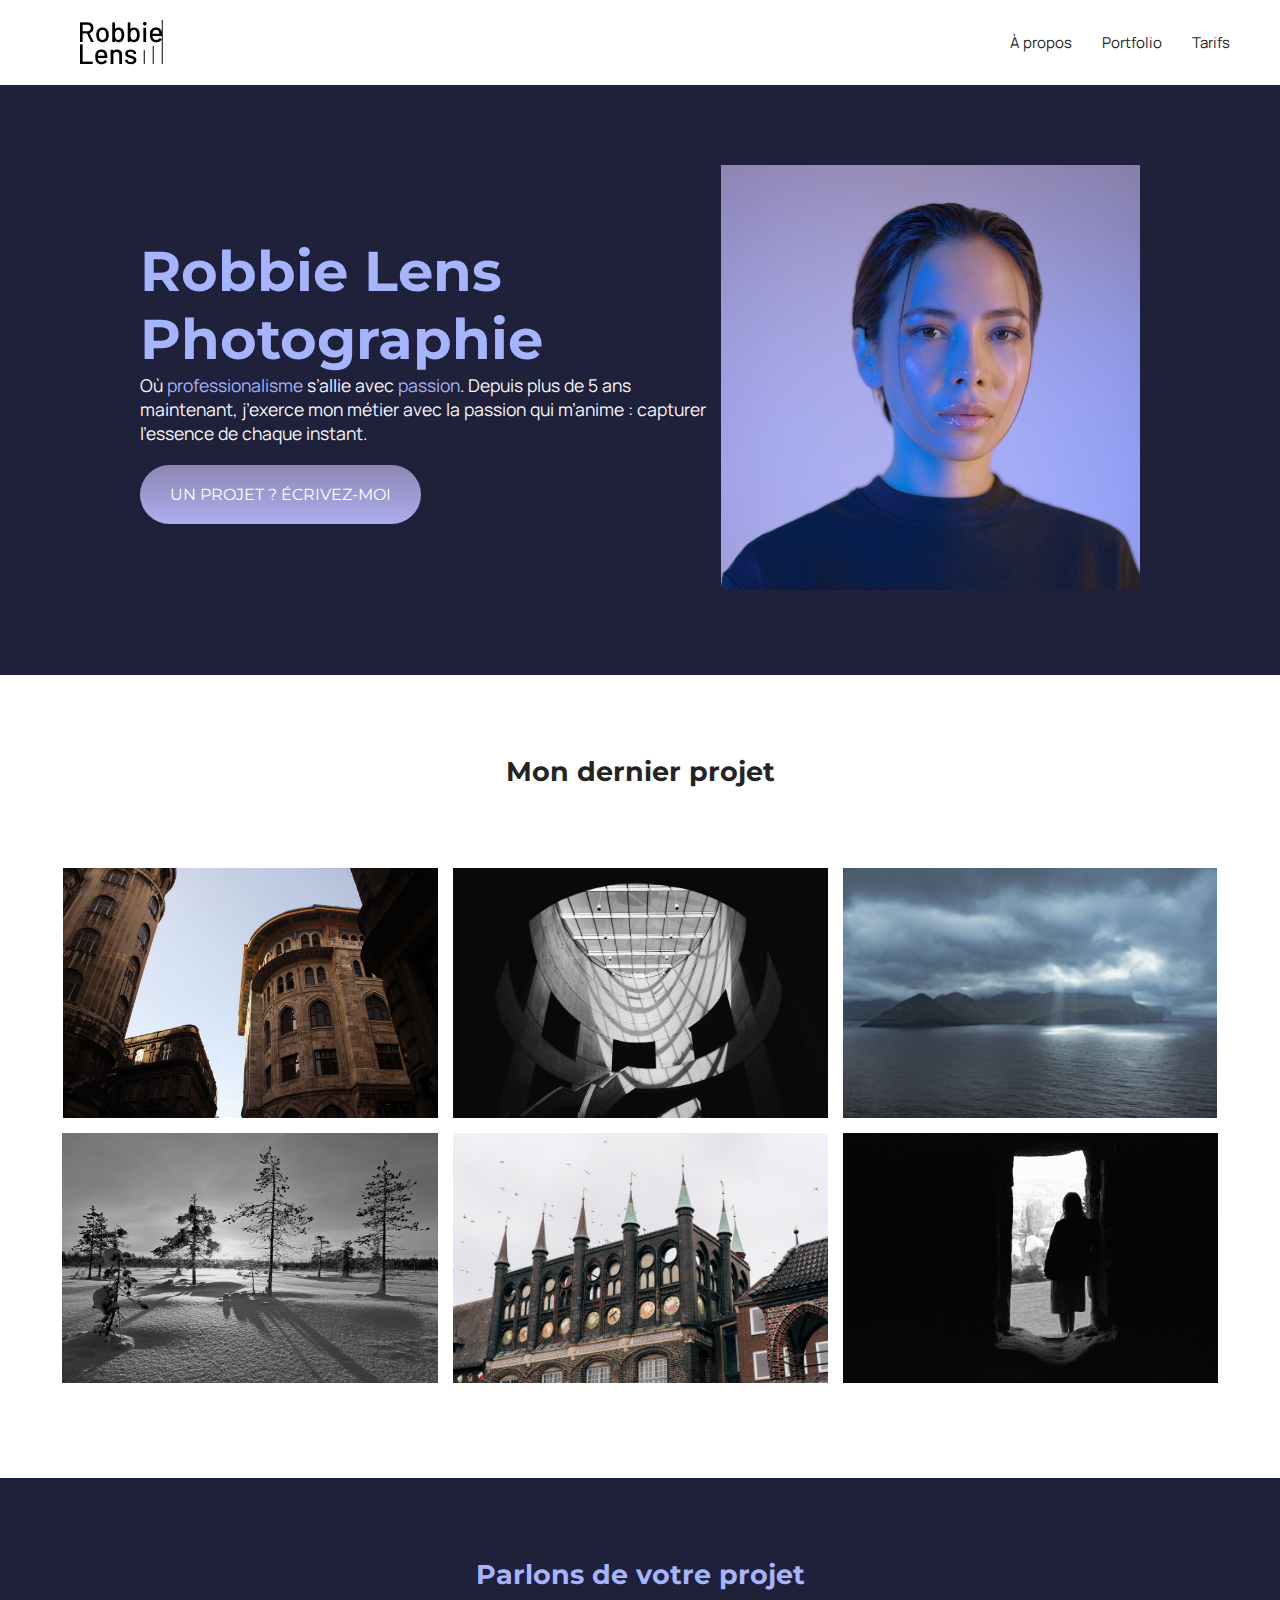
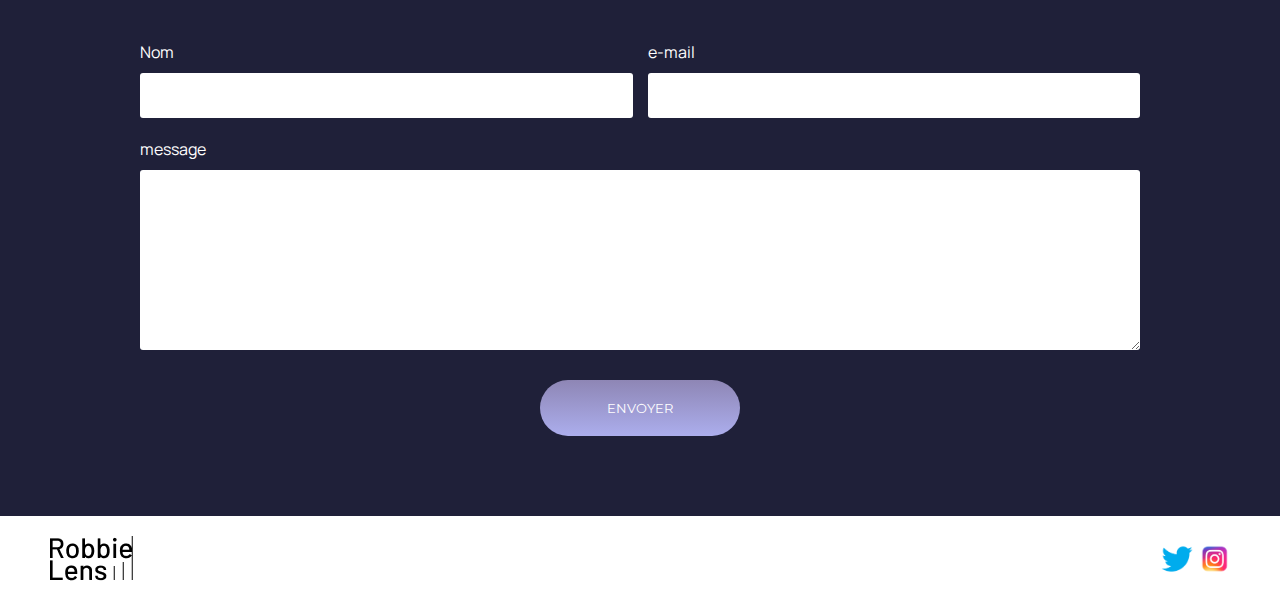
<file: Index.html>
<!DOCTYPE html>
<html lang="fr">

<head>
    <meta charset="utf-8">
    <meta name="viewport" content="width=device-width, initial-scale=1.0">
    <title>Accueil - Robbie Lens Photographie</title>
    <link href="style.css" rel="stylesheet">
   
    <!-- Police Montsera -->
     <link rel="preconnect" href="https://fonts.googleapis.com">
     <link rel="preconnect" href="https://fonts.gstatic.com" crossorigin>
     <link href="https://fonts.googleapis.com/css2?family=Montserrat&display=swap" rel="stylesheet">
 
     <!-- Police Manrope -->
     <link rel="preconnect" href="https://fonts.googleapis.com">
     <link rel="preconnect" href="https://fonts.gstatic.com" crossorigin>
     <link href="https://fonts.googleapis.com/css2?family=Manrope&display=swap" rel="stylesheet">
    
</head>

<body>
    <!-- Logo Robbie Lens et lien À-propos -->
 <header>
    <img src="images/logo.png" alt="Logo Robbie Lens" class="lien-icone">

 <nav>
    <a href="a-propos.html">À propos</a>
    <a href="portfolio.html">Portfolio</a>
    <a href="tarifs.html">Tarifs</a>
 </nav>
</header>
<main>
<section class="accueil-introduction">
<div>
    <h1 >Robbie Lens Photographie</h1>
    <p>
        Où <span class="important">professionalisme</span> s’allie avec <span class="important">passion</span>. Depuis
        plus de 5 ans maintenant, j’exerce mon métier avec la passion
        qui m’anime : capturer l’essence de chaque instant.
    </p>

        <!-- Lien ECRIVEZ-MOI -->
        <a href="#contact" class="cta">UN PROJET ? ÉCRIVEZ-MOI</a>
</div>
<div>
    <!-- Photo de Robbie Lens-->
    <img src="images/robbie-lens.png" alt="Portrait avec effet de la photographe Robbie Lens">
</div>
</section>
<section class="accueil-photos">
    <h2>Mon dernier projet</h2>
    <div class="taille-photos">
        <img src="images/CL1.jpg" alt="" height="250">
        <img src="images/NB1.jpg" alt="" height="250">
        <img src="images/CL2.jpg" alt="" height="250">
    </div>
    <div>
        <img src="images/NB2.jpg" alt="" height="250">
        <img src="images/CL3.jpg" alt="" height="250">
        <img src="images/NB3.jpg" alt="" height="250">
    </div>
</section>
<section id="contact" class="section-contact">
    <form method="get" action="#">
      <h2>Parlons de votre projet</h2> 
<div class="form-nom-email">
    <div class="form-column">
         <label for="nom">Nom</label>
         <input type="text" name="nom" id="nom">
    </div>
    <div class="form-column">
         <label for="email">e-mail </label>
         <input type="email" name="email" id="email">
    </div>
    </div>
  
            <label for="message">message </label>
            <textarea name="message" id=":message" cols="40" rows="10"></textarea>
   
    
            <input type="submit" value="ENVOYER" class="cta">
  
         
    </form>
      </section>
</main>

<footer>
    <a href="Index.html"> <img src="images/logo.png" alt="logo"> </a>
    <div>
        <a href="https://twitter.com/" target="_blank"> 
            <img src="images/twitter_image.png" height="30" 
            alt="Twitter" title="Twitter"> </a>
        <a href="https://www.instagram.com/" 
        target="_blank"> <img src="images/instagram_image.png" height="30" 
        alt="In" title="Instagram"></a>
    </div>
</footer>
</body>

</html>
</file>
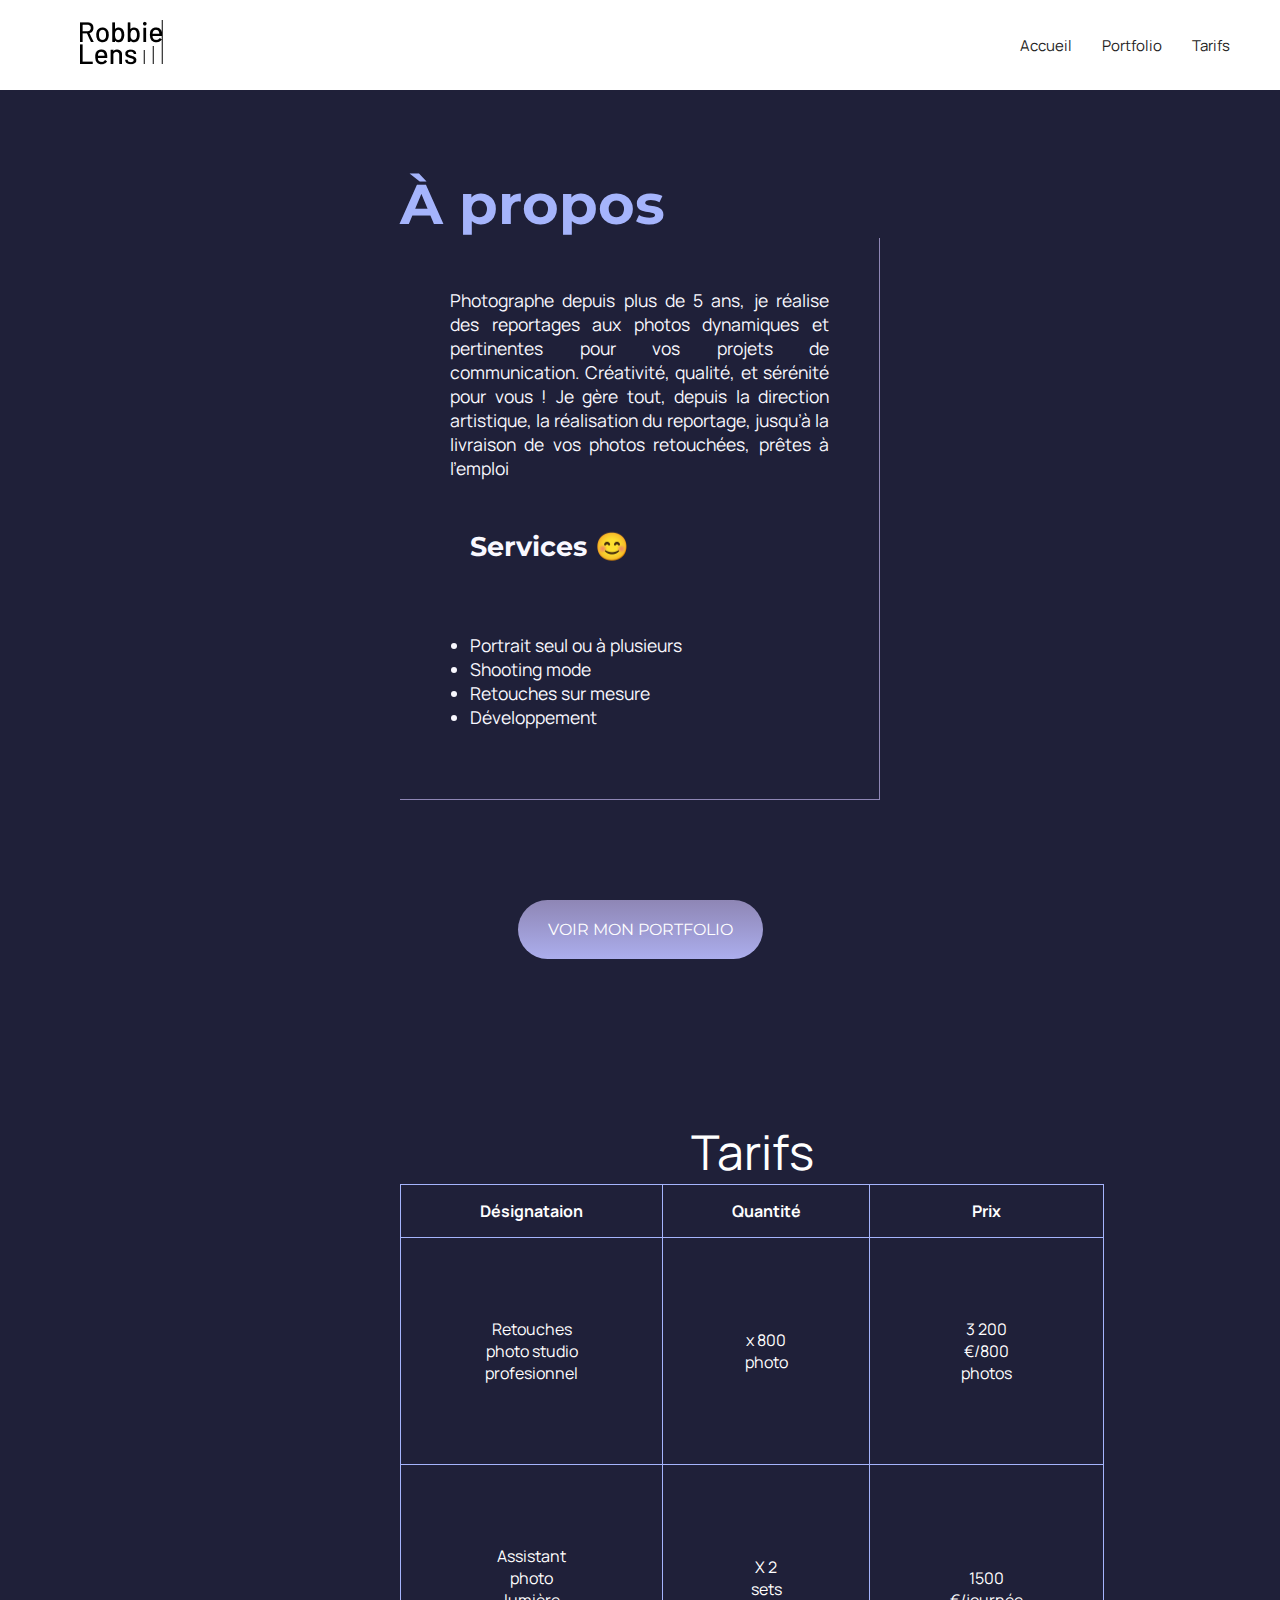
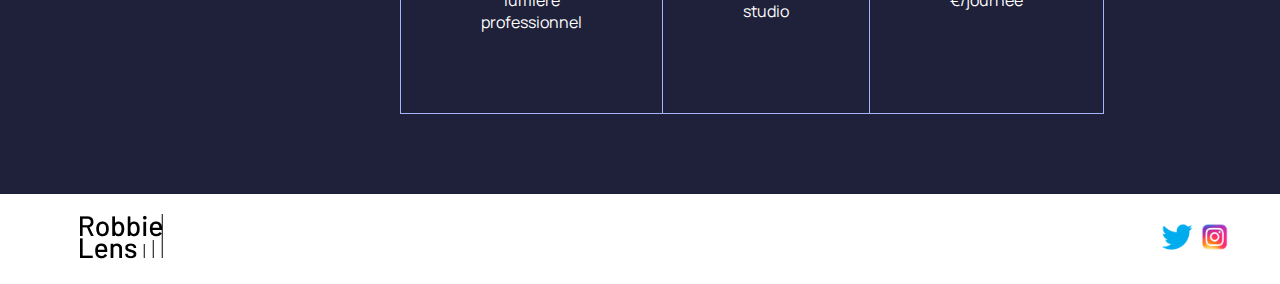
<file: a-propos.html>
<!DOCTYPE html>
<html lang="fr">
<head>
    <meta charset="UTF-8">
    <meta name="viewport" content="width=device-width, initial-scale=1.0">
    <title>À propos de Robbie Lens</title>
    <link href="style.css" rel="stylesheet">
   
    <!-- Police Montsera -->
    <link rel="preconnect" href="https://fonts.googleapis.com">
    <link rel="preconnect" href="https://fonts.gstatic.com" crossorigin>
    <link href="https://fonts.googleapis.com/css2?family=Montserrat&display=swap" rel="stylesheet">

    <!-- Police Manrope -->
    <link rel="preconnect" href="https://fonts.googleapis.com">
    <link rel="preconnect" href="https://fonts.gstatic.com" crossorigin>
    <link href="https://fonts.googleapis.com/css2?family=Manrope&display=swap" rel="stylesheet">
</head>
<body>
<!-- Logo Robbie Lens et lien Accueil -->
<header>
    <a href="Index.html" class="lien-icone">
        <img src="images/logo.png" alt="logo"> 
   </a>

 <nav>
    <a href="index.html">Accueil</a>
    <a href="portfolio.html">Portfolio</a>
    <a href="tarifs.html">Tarifs</a>
 </nav>
</header>
<main class="a-propos-main">
<section>
<h1 >À propos</h1>
<div class="profile">
  <p> Photographe depuis plus de 5 ans, je réalise des reportages aux photos dynamiques et pertinentes pour vos projets de communication. 
    Créativité, qualité, et sérénité pour vous ! Je gère tout, depuis la direction artistique, la réalisation du reportage, jusqu’à la 
    livraison de vos photos retouchées, prêtes à l’emploi </p> 

    <h2> Services 😊 </h2>
    <ul> 
        <li> Portrait seul ou à plusieurs</li>
        <li> Shooting mode </li>
        <li> Retouches sur mesure </li>
        <li> Développement </li>
    </ul>
</div>

    <!-- Lien VOIR MON PORTFOLIO -->
    <div>
        <a href="portfolio.html" class="cta">VOIR MON PORTFOLIO</a>
    </div>
</section>
<section>
    <table>
        <caption>Tarifs</caption>
     
        <thead> <!-- En-tête du tableau -->
            <tr>
                <th>Désignataion</th>
                <th>Quantité</th>
                <th>Prix</th>
            </tr>
        </thead>
     
     
        <tbody> <!-- Corps du tableau -->
            <tr>
                <td>Retouches photo studio  profesionnel</td>
                <td>x 800 photo</td>
                <td>3 200 €/800 photos</td>
            </tr>
            <tr>
                <td>Assistant photo lumière professionnel</td>
                <td>X 2 sets studio</td>
                <td>1500 €/journée</td>
            </tr>

        </tbody>
     </table>
</section>

</main>
    <!-- Logo Robbie Lens et réseaux sociaux  -->
<footer>
<a href="Index.html" class="lien-icone">
     <img src="images/logo.png" alt="logo"> 
</a>
<div>
    <a href="https://twitter.com/" target="_blank">
         <img src="images/twitter_image.png" height="30" alt="Twitter" title="Twitter"> </a>
    <a href="https://www.instagram.com/" target="_blank"> 
        <img src="images/instagram_image.png" height="30" alt="In" title="Instagram"></a>
</div>
</footer>

</body>
</html>
</file>
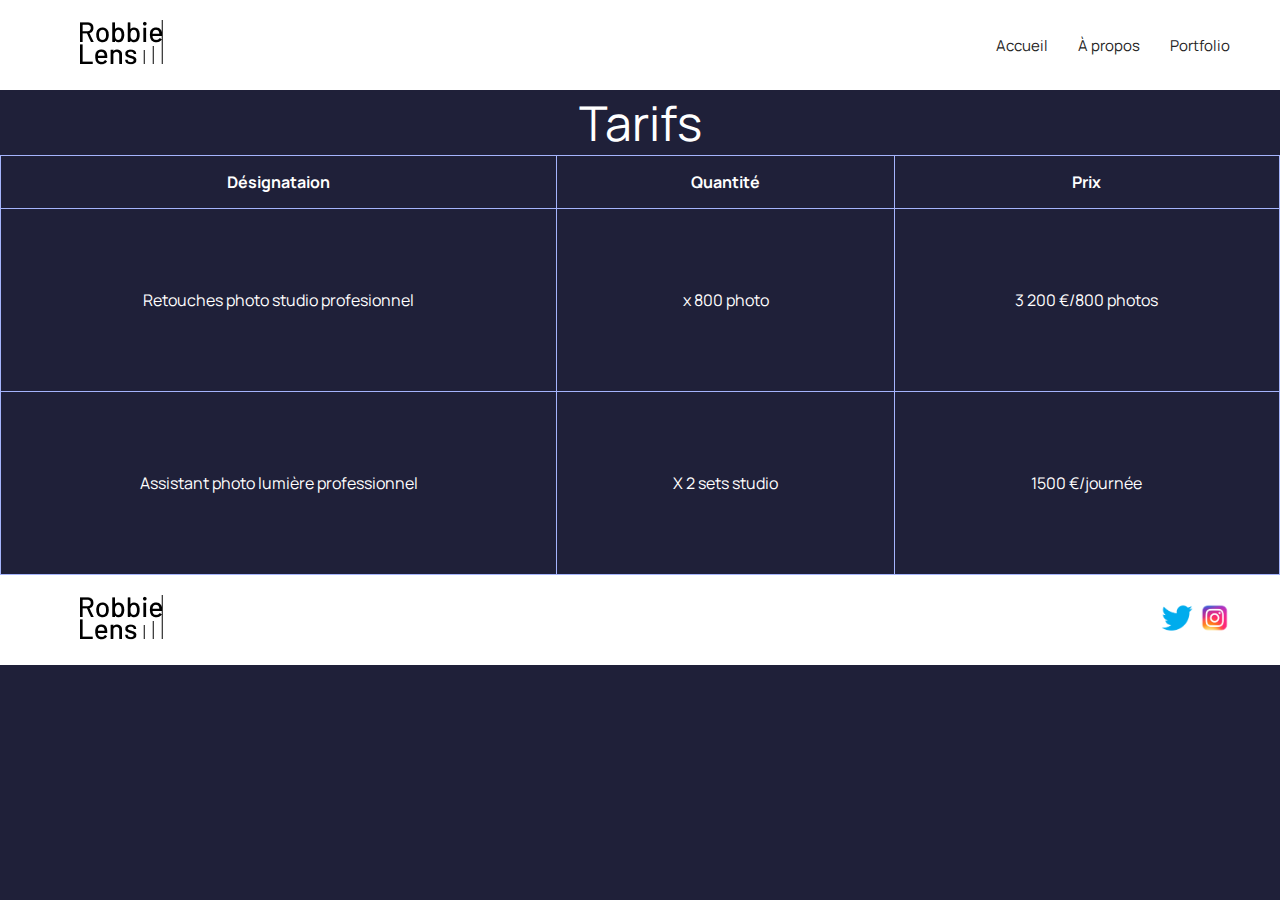
<file: tarifs.html>
<!DOCTYPE html>
<html lang="en">
<head>
        <meta charset="utf-8" >
        <title>Tarifs</title>
        <link href="style.css" rel="stylesheet" >
        <link rel="preconnect" href="https://fonts.googleapis.com">
        <link rel="preconnect" href="https://fonts.gstatic.com" crossorigin>
        <link href="https://fonts.googleapis.com/css2?family=Manrope&family=Montserrat&display=swap" rel="stylesheet">
</head>
<body>
    <header>
        <a href="Index.html" class="lien-icone">
            <img src="images/logo.png" alt="logo"> 
       </a>
    
     <nav>
        <a href="index.html">Accueil</a>
        <a href="a-propos.html">À propos</a>
        <a href="portfolio.html">Portfolio</a>
     </nav>
    </header>
    <main>
    <table>
        <caption>Tarifs</caption>
     
        <thead> <!-- En-tête du tableau -->
            <tr>
                <th>Désignataion</th>
                <th>Quantité</th>
                <th>Prix</th>
            </tr>
        </thead>
     
     
        <tbody> <!-- Corps du tableau -->
            <tr>
                <td>Retouches photo studio  profesionnel</td>
                <td>x 800 photo</td>
                <td>3 200 €/800 photos</td>
            </tr>
            <tr>
                <td>Assistant photo lumière professionnel</td>
                <td>X 2 sets studio</td>
                <td>1500 €/journée</td>
            </tr>

        </tbody>
     </table>
     </main>
    <footer>
        <a href="Index.html" class="lien-icone">
             <img src="images/logo.png" alt="logo"> 
        </a>
        <div>
            <a href="https://twitter.com/" target="_blank">
                 <img src="images/twitter_image.png" height="30" alt="Twitter" title="Twitter"> </a>
            <a href="https://www.instagram.com/" target="_blank"> 
                <img src="images/instagram_image.png" height="30" alt="In" title="Instagram"></a>
        </div>
        </footer>
        
</body>
</html>
</file>
<file: style.css>
*{
  margin: 0;
}
body{
  background-color: #1F2039;
  font-size: 1em;
  background-color: #1f2039;
}

a {
  color: black;
  text-decoration: none;
  }
  em {
    color: #a5b4fc;
    font-style: normal;
  }
  
.important {
    color: #A5B4FC;
  }

  h1{
    color: #A5B4FC; 
    font-size: 3.5em;
    font-family: 'Montserrat', sans-serif;
  }
 
  p,li{ 
    font-size: 1.1em;
    font-family: 'Manrope', sans-serif;
    color: #F9F8FF;
  }
  
  h2{ 
    font-size: 1.7em;
    font-family:'Montserrat' , sans-serif;
    color: #F9F8FF;
   

  }

  .cta{
    background: linear-gradient(#8E86B5,#ACAEED);
    color: white;
    font-family:'Montserrat' , sans-serif;
    border-radius: 70px;
    padding: 15px;
    display: inline-block;
    margin-top: 20px;
  }

  a:hover {
    text-decoration: underline;
  }
  .lien-icone {
    margin-left: 30px;
  }
  
  .lien-icone:hover {
    opacity: 0.5;
  }
  

  .profile{
    border-bottom: 1px #8e86b5 solid;
    border-right: 1px #8e86b5 solid;
    text-align: justify;
    padding: 50px;
    margin-bottom: 80px;
  }
  .profile h2{
    padding: 20px;
    margin-top: 30px;
  }
  .profile ul{
    padding: 20px;
    margin-top: 30px;
  }

  .profile + div{
    text-align: center;
  }
  a[class="cta"]:hover {
    background: linear-gradient(#696484,#8788BA);
    text-decoration: none;
}
a img:hover {
  opacity: 0.5;
}

header, footer{
  background-color: white;
  padding-top: 20px;
  padding-bottom: 50px;
  display: flex;
  font-family:'Manrope' , sans-serif;
  font-size: 15px;
}
section{
  padding: 80px;
}
.a-propos-main {
  width: 50%;
  margin: auto;
}

footer,header {
  display: flex;
  flex-direction: row;
  align-items: center;
  justify-content: space-between;
  padding: 20px;
}

nav a {
  margin-left: 30px;
}

.nav-bar{
  display: flex;
  justify-content: space-between;
  padding: 20px;


}


.accueil-photos {
  background-color: white;
  padding: 80px;
}

.accueil-photos h2 {
  color: #242424;
  text-align: center;
  margin-bottom: 80px;
}

.accueil-photos div {
  display: flex;
  flex-direction: row;
  gap: 15px;
  justify-content: center;
  margin-bottom: 15px;
}

.accueil-introduction {
  display: flex;
  flex-direction: row;
  max-width: 1000px;
  align-items: center;
  margin: auto;
}
.portfolio-section-photos {
  background-color: white;
}

.portfolio-section-photos h2 {
  color: #242424;
  margin-bottom: 80px;
}

.grid-paysages{
  display: grid;
  grid-template-columns: 1fr 1fr 1fr;
  grid-template-rows:300px 300px 300px 300px 300px 300px;
  gap: 15px;
}

.grid-portraits{
  display: grid;
  grid-template-columns: 1fr 1fr 1fr;
  grid-template-rows:300px 300px 300px 300px 300px 300px;
  gap: 15px;
  
}
.grid-paysages img,
.grid-portraits img {
  width: 100%;
  height: 100%;
  object-fit: cover;
}

.paysage1,
.portrait7{
  grid-column: 1/3;
}
.paysage7, 
.paysage3{
  grid-column: 1/4;
}

.paysage9,
.portrait2{
  grid-column: 2/4;
}

.portrait6,
.portrait12 
{
  grid-column: 1/4;
}

.portfolio-section-photos div {
  margin-top: 10px;
  margin-bottom: 80px;
}

.lien-conteneur-photo {
  position: relative;
}
.photo-hover {
  position: absolute;
  top: 0px;
  left: 0px;
  right: 0px;
  bottom: -70px;
  display: flex;
  align-items:center;
  justify-content:center;
  font-size: 1.5em;
  color: white;
  background-color: rgba(0, 0, 0, 0.7);
  display: none;
}

.lien-conteneur-photo:hover .photo-hover {
  display: flex;
}


/* Tarifs */

* {
  margin: 0;
}

body {
  font-family: 'Manrope', sans-serif;
  font-size: 1em;
  background-color: #1f2039;
}

a {
  color: #242424;
  text-decoration: none;
}

em {
  color: #a5b4fc;
  font-style: normal;
}

h1 {
  font-size: 3.5em;
  color: #a5b4fc;
  font-family: 'Montserrat', sans-serif;
}

h2 {
  color: #f9f8ff;
}

p,
li {
  font-size: 1.1em;
  color: #f9f8ff;
}

header,
footer {
  background-color: white;
  padding: 20px 50px;
}

.cta {
  display: inline-block;
  background: linear-gradient(#8e86b5, #acaeed);
  color: white;
  border-radius: 50px;
  padding: 20px 30px;
}

a:hover {
  text-decoration: underline;
}

.cta:hover {
  background: linear-gradient(#696484, #8788ba);
  text-decoration: none;
}

.lien-icone {
  margin-left: 30px;
}

.lien-icone:hover {
  opacity: 0.5;
}

section {
  padding: 80px;
}

footer,
nav {
  display: flex;
  flex-direction: row;
  align-items: center;
  justify-content: space-between;
}

nav a {
  margin-left: 30px;
}



table {
  color: white;
  text-align: center;
  width: 100%;
  border-collapse: collapse;
  
}

td,
th {
  padding: 15px;
  border: 1px solid #a5b4fc;
}

td {
  padding: 80px;
}
caption{
  font-size: 3em;
}

/* Formulaires INDEX */

.section-contact h2 {
  color: #a5b4fc;
  text-align: center;
  margin-bottom: 50px;}

form {
  display: flex;
  flex-direction: column;
  max-width: 1000px;
  margin: auto;
  color: white;
}

.form-nom-email {
  display: flex;
  flex-direction: row;
  gap: 15px;
}

.form-column {
  flex: 1;
  display: flex;
  flex-direction: column;
  margin-bottom: 20px;
}

input,
textarea {
  padding: 15px;
  border-radius: 3px;
  border: none;
}

label {
  margin-bottom: 10px;
}

input[type='submit'] {
  width: 200px;
  margin: auto;
  margin-top: 30px;
}

/* RESPENSIVE DESIGN */


@media screen and (max-width: 996px) {
  .grid-paysages {
    grid-template-columns: 1fr;
    gap: 15px;
  }

  .grid-portraits {
    grid-template-columns: 1fr;
    gap: 15px;
  }
}

@media screen and (max-width: 996px) {
  .section-tarifs {
    display: none;
  }
}

@media screen and (max-width: 996px) {
  .accueil-introduction {
    flex-direction: column;
    align-items: center;
    justify-content: center;
  }

  .accueil-introduction div {
    padding-right: 0;
    text-align: center;
    order: 2;
  }

  .accueil-introduction img {
    order: 1;
    margin-bottom: 20px;
    width: 100%;
  }

  .accueil-photos {
    padding: 20px;
  }

  .accueil-photos div {
    flex-direction: column;
  }

  .section-contact {
    padding: 50px 20px;
  }

  .form-nom-email {
    flex-direction: column;
    gap: 0;
  }
}


@media screen and (max-width: 996px) {
  header nav {
    flex-direction: column;
    align-items: center;
    justify-content: center;
  }

  header nav img {
    margin-bottom: 20px;
  }

  header,
  footer {
    padding: 20px 20px;
  }

  h1 {
    font-size: 2em;
  }

  section {
    padding: 50px 20px 50px 20px;
  }

  nav a {
    margin-left: 10px;
    margin-right: 10px;
  }
}
</file>
